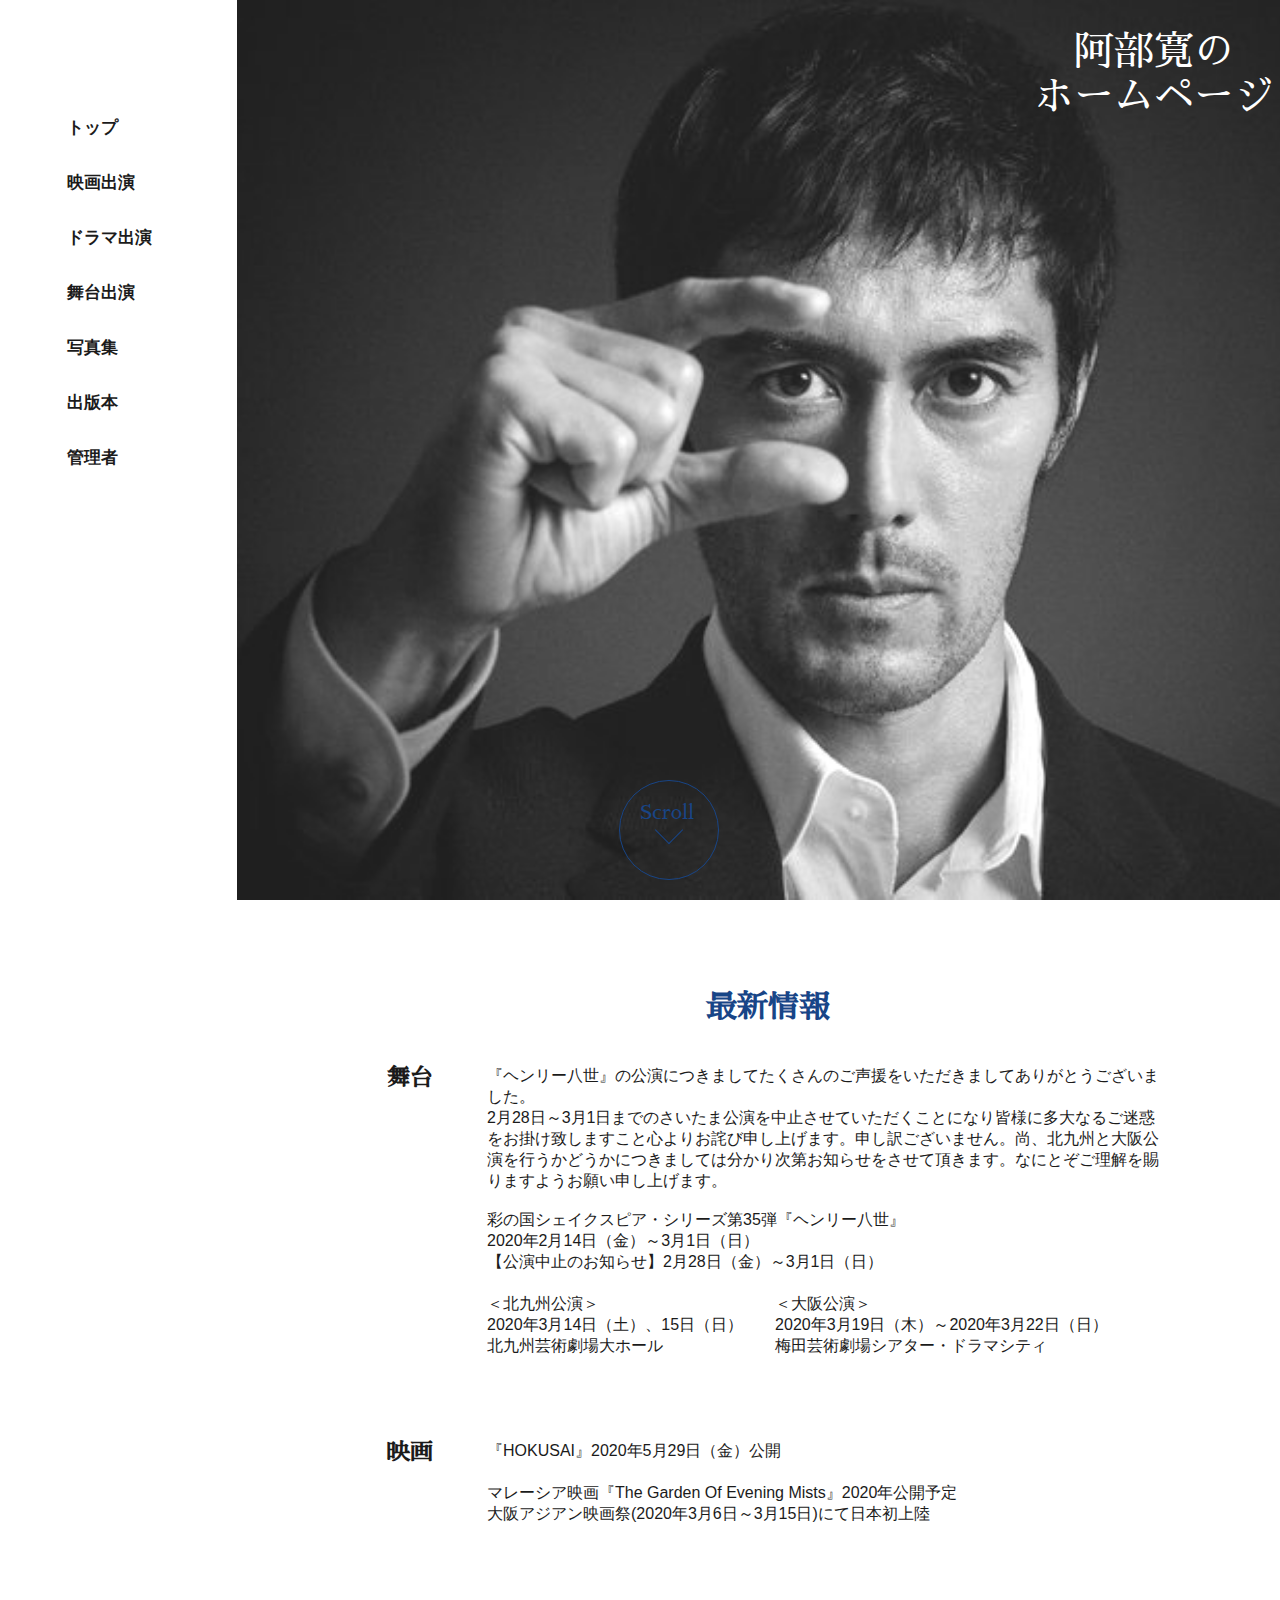
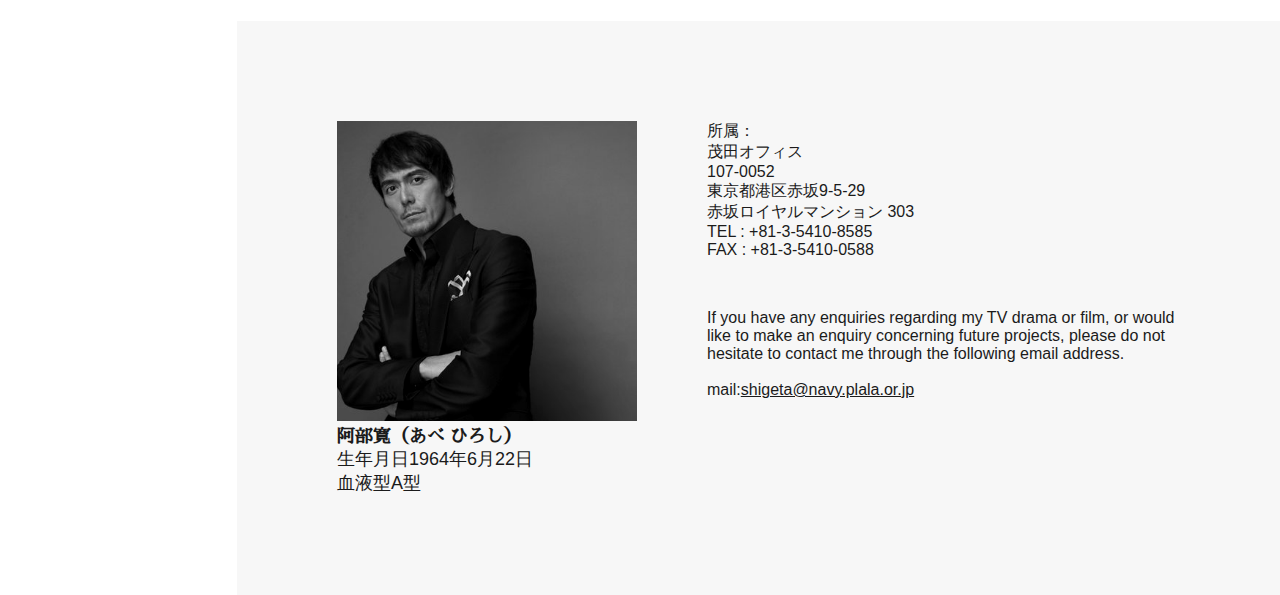
<file: index.html>
<!DOCTYPE html>
<html lang="ja">
<head>
    <meta charset="UTF-8">
    <link rel="stylesheet" type="text/css" href="style.css">
    <link href="https://fonts.googleapis.com/css?family=Sawarabi+Mincho" rel="stylesheet">
    <link rel="icon" href="favicon.ico">
    <meta name="viewport" content="width=device-width,initial-scale=1.0,minimum-scale=1.0">
    <title>阿部寛のホームページ</title>
</head>
<body>
     <div class="menu-bar">
        <nav>
                  <li><a class="menu_3" href="index.html">トップ</a></li>
                  <li><a class="menu_4" href="movie.html">映画出演</a></li>
                  <li><a class="menu_5" href="">ドラマ出演</a></li>
                  <li><a class="menu_4" href="">舞台出演</a></li>
                  <li><a class="menu_3" href="">写真集</a></li>
                  <li><a class="menu_3" href="book.html">出版本</a></li>
                  <li><a class="menu_3" href="">管理者</a></li>
        </nav>
    </div>
    
    <div class="header-logo-menu">
      <div id="nav-drawer">
      <input id="nav-input" type="checkbox" class="nav-unshown">
      <label id="nav-open" for="nav-input"><span></span></label>
      <label class="nav-unshown" id="nav-close" for="nav-input"></label>
      <div id="nav-content">
         <nav>
             <li>
                 <a href="index.heml">トップ</a>
                 <a href="movie.html">映画出演</a>
                 <a href="">ドラマ出演</a>
                 <a href="">舞台出演</a>
                 <a href="">写真集</a>
                 <a href="book.html">出版本</a>
                 <a href="">管理者</a>
             </li>
         </nav>
      </div>
   </div>
  <div class="logo-area"></div>
  </div>
  
  <div class="container">
   <section id="main-visual">
      <p class="logo" link href="index.html">阿部寛の<br>ホームページ</p>
      <a id="btn_scroll" href="#whatsnew"><span>Scroll</span></a>
   </section>
   
   <section id="whatsnew">
       <h1 class="title">最新情報</h1>
           <div class="whatsnew-container">
    　　    <div class="about_show">
              <h3>舞台</h3>
              <div class="contents">
    　　        <p class="explain_show">『ヘンリー八世』の公演につきましてたくさんのご声援をいただきましてありがとうございました。<br>2月28日～3月1日までのさいたま公演を中止させていただくことになり皆様に多大なるご迷惑をお掛け致しますこと心よりお詫び申し上げます。申し訳ございません。尚、北九州と大阪公演を行うかどうかにつきましては分かり次第お知らせをさせて頂きます。なにとぞご理解を賜りますようお願い申し上げます。<br><br>彩の国シェイクスピア・シリーズ第35弾『ヘンリー八世』<br>2020年2月14日（金）～3月1日（日）<br>【公演中止のお知らせ】2月28日（金）～3月1日（日）
    　　        </p>
    　　        <div class="place"><p  id="kita_kyusyu">＜北九州公演＞<br>2020年3月14日（土）、15日（日）<br>北九州芸術劇場大ホール</p>
    　　        <p id="osaka">＜大阪公演＞<br>2020年3月19日（木）～2020年3月22日（日）<br>梅田芸術劇場シアター・ドラマシティ</p>
    　　        </div>
    　　        </div>
    　　    </div>
    　　    
    　　    <div class="about_movie">
    　　        <h3>映画</h3>
    　　        <p class="explain_movie">『HOKUSAI』2020年5月29日（金）公開<br>
    　　            <br>マレーシア映画『The Garden Of Evening Mists』2020年公開予定<br>大阪アジアン映画祭(2020年3月6日～3月15日)にて日本初上陸
    　　        </p>
    　　    </div>
    　　    </div>
       
   </section>
       
   <section class="fuwat" id="profile">
      <div class="fuwat" id="profile-container">
       <div class="left-box">
           <img src="images/AbeHiroshi_gray.png" alt="">
           <p class="introduction">
           <span>阿部寛（あべ ひろし）</span><br>
           生年月日1964年6月22日<br>
           血液型A型
           </p>
       </div>
       
       <div class="right-box">
           <p class="profile-top">
               所属：<br>
               茂田オフィス<br>
               107-0052<br>
               東京都港区赤坂9-5-29<br>
               赤坂ロイヤルマンション 303<br>
               TEL : +81-3-5410-8585<br>
               FAX : +81-3-5410-0588<br>
           </p>
           <p class="profile-bottom">
               If you have any enquiries regarding my TV drama or film, or would like to make an enquiry concerning future projects, please do not hesitate to contact me through the following email address.<br>
               <br>
               mail:<a href="mailto:shigeta@navy.plata.or.jp">shigeta@navy.plala.or.jp</a>
           </p>
       </div>
       </div>
   </section>
   </div>
   
   <script src="https://ajax.googleapis.com/ajax/libs/jquery/3.0.0/jquery.min.js"></script>
   <script src="js/fuwat.js"></script>
    
</body>
</html>
</file>
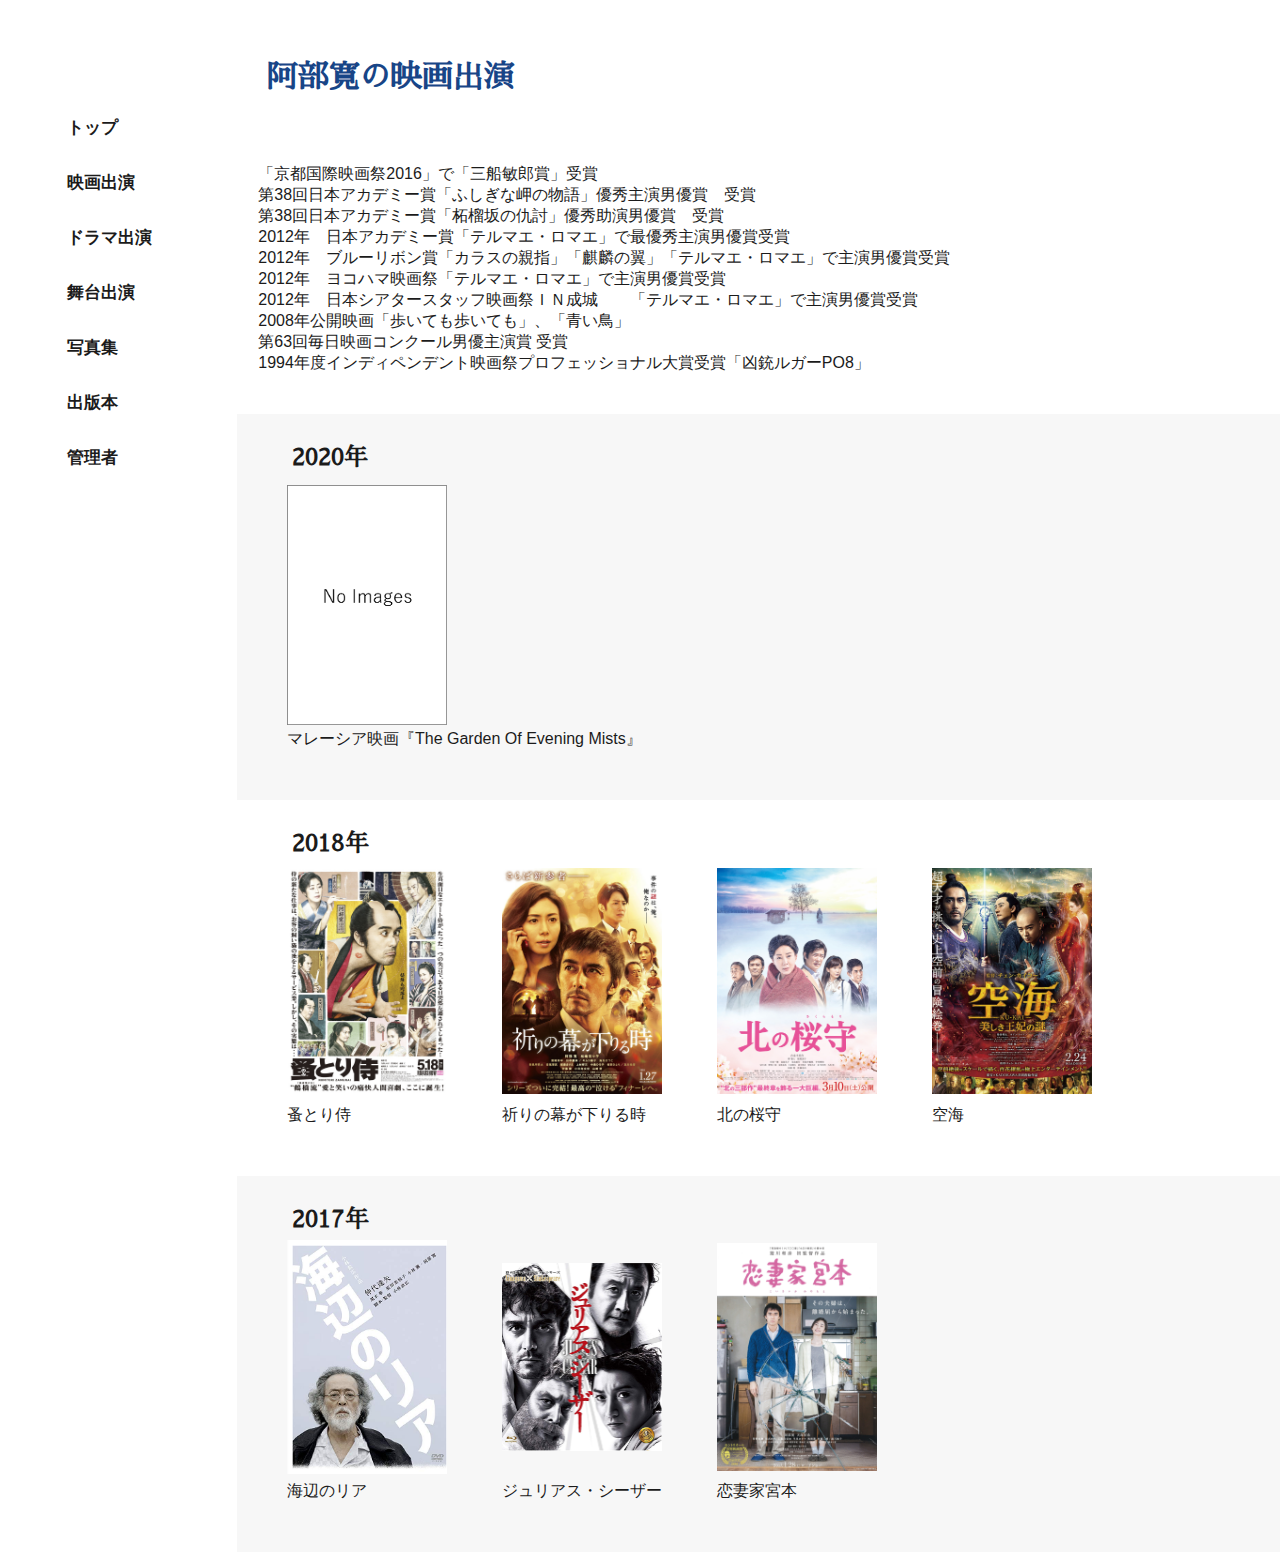
<file: movie/index.html>
<!DOCTYPE html>
<html lang="ja">
<head>
    <meta charset="UTF-8">
    <link rel="stylesheet" type="text/css" href="/style.css">
    <link href="https://fonts.googleapis.com/css?family=Sawarabi+Mincho" rel="stylesheet">
    <title>阿部寛のホームページ</title>

</head>
<body>
    <div class="menu-bar">
        <nav>
            <li><a href="/index.html">トップ</a></li>
            <li><a href="movie/index.html">映画出演</a></li>
            <li><a href="">ドラマ出演</a></li>
            <li><a href="">舞台出演</a></li>
            <li><a href="">写真集</a></li>
            <li><a href="/book/index.html">出版本</a></li>
            <li><a href="">管理者</a></li>
        </nav>
    </div>
    
    <div class="container">
        <section id="movie_intro">
            <h1 class="category">阿部寛の映画出演</h1>
            <p>「京都国際映画祭2016」で「三船敏郎賞」受賞<br>
            第38回日本アカデミー賞「ふしぎな岬の物語」優秀主演男優賞　受賞<br>
            第38回日本アカデミー賞「柘榴坂の仇討」優秀助演男優賞　受賞<br>
            2012年　日本アカデミー賞「テルマエ・ロマエ」で最優秀主演男優賞受賞<br>
            2012年　ブルーリボン賞「カラスの親指」「麒麟の翼」「テルマエ・ロマエ」で主演男優賞受賞<br>
            2012年　ヨコハマ映画祭「テルマエ・ロマエ」で主演男優賞受賞<br>
            2012年　日本シアタースタッフ映画祭ＩＮ成城　　「テルマエ・ロマエ」で主演男優賞受賞<br>
            2008年公開映画「歩いても歩いても」、「青い鳥」<br>
            第63回毎日映画コンクール男優主演賞 受賞<br>
            1994年度インディペンデント映画祭プロフェッショナル大賞受賞「凶銃ルガーPO8」<br> 
            </p>
        </section>

        <section class="movie_contents"id="year_2020">
           <h2>2020年</h2>
            <div class="container_year" id="container_2020">
                <div class="movie_0">
                <a href=""><img src ="/images/movie_0.png" alt =""></a>
                <p>マレーシア映画『The Garden Of Evening Mists』</p>
                </div>
            </div>
        </section>
        <section class="movie_contents" id="year_2018">
           <h2>2018年</h2>
            <div class="container_year" id="container_2018">
                <div class="movie_1">
                    <a href="https://www.amazon.co.jp/%E3%81%AE%E3%81%BF%E3%81%A8%E3%82%8A%E4%BE%8D-%E9%98%BF%E9%83%A8%E5%AF%9B/dp/B07HWRYKHC"><img src="/images/Movie_1.jpg" alt="">
                    <p>蚤とり侍</p></a>
                </div>
                
                <div class="movie_2">
                    <a href="https://www.amazon.co.jp/%E7%A5%88%E3%82%8A%E3%81%AE%E5%B9%95%E3%81%8C%E4%B8%8B%E3%82%8A%E3%82%8B%E6%99%82-%E9%98%BF%E9%83%A8%E5%AF%9B/dp/B07G1VYZZ8"><img src="/images/Movie_2.jpg" alt="">
                    <p>祈りの幕が下りる時</p></a>
                </div>
                <div class="movie_3">
                    <a href="http://www.kitanosakuramori.jp/"><img src="/images/Movie_3.jpg" alt="">
                    <p>北の桜守</p></a>
                </div>
                <div class="movie_4"><a href="http://ku-kai-movie.jp/">
                    <img src="/images/Movie_4.jpg" alt="">
                    <p>空海</p></a>
                </div>
                
            </div>
        </section>
        <section class="movie_contents" id="year_2017">
           <h2>2017年</h2>
            <div class="container_year" id="container_2017">
              
                <div class="movie_5">
                   <a href="https://www.amazon.co.jp/%E6%B5%B7%E8%BE%BA%E3%81%AE%E3%83%AA%E3%82%A2-%E4%BB%B2%E4%BB%A3%E9%81%94%E7%9F%A2/dp/B078B2HYBC">
                    <img src="/images/Movie_5.jpg" alt="">
                    <p>海辺のリア</p></a>
                </div>
                <div class="movie_6">
                   <a href="https://www.saf.or.jp/arthall/stages/detail/1093">
                    <img src="/images/Movie_6.jpg" alt="">
                    <p>ジュリアス・シーザー</p>
                    </a>
                </div>
                <div class="movie_7">
                   <a href="https://www.toho.co.jp/movie/lineup/koisaika-movie.html">
                    <img src="/images/Movie_7.jpg" alt="">
                    <p>恋妻家宮本</p></a>
                </div>
            </div>
        </section>
    </div>
</body>
</html>
</file>
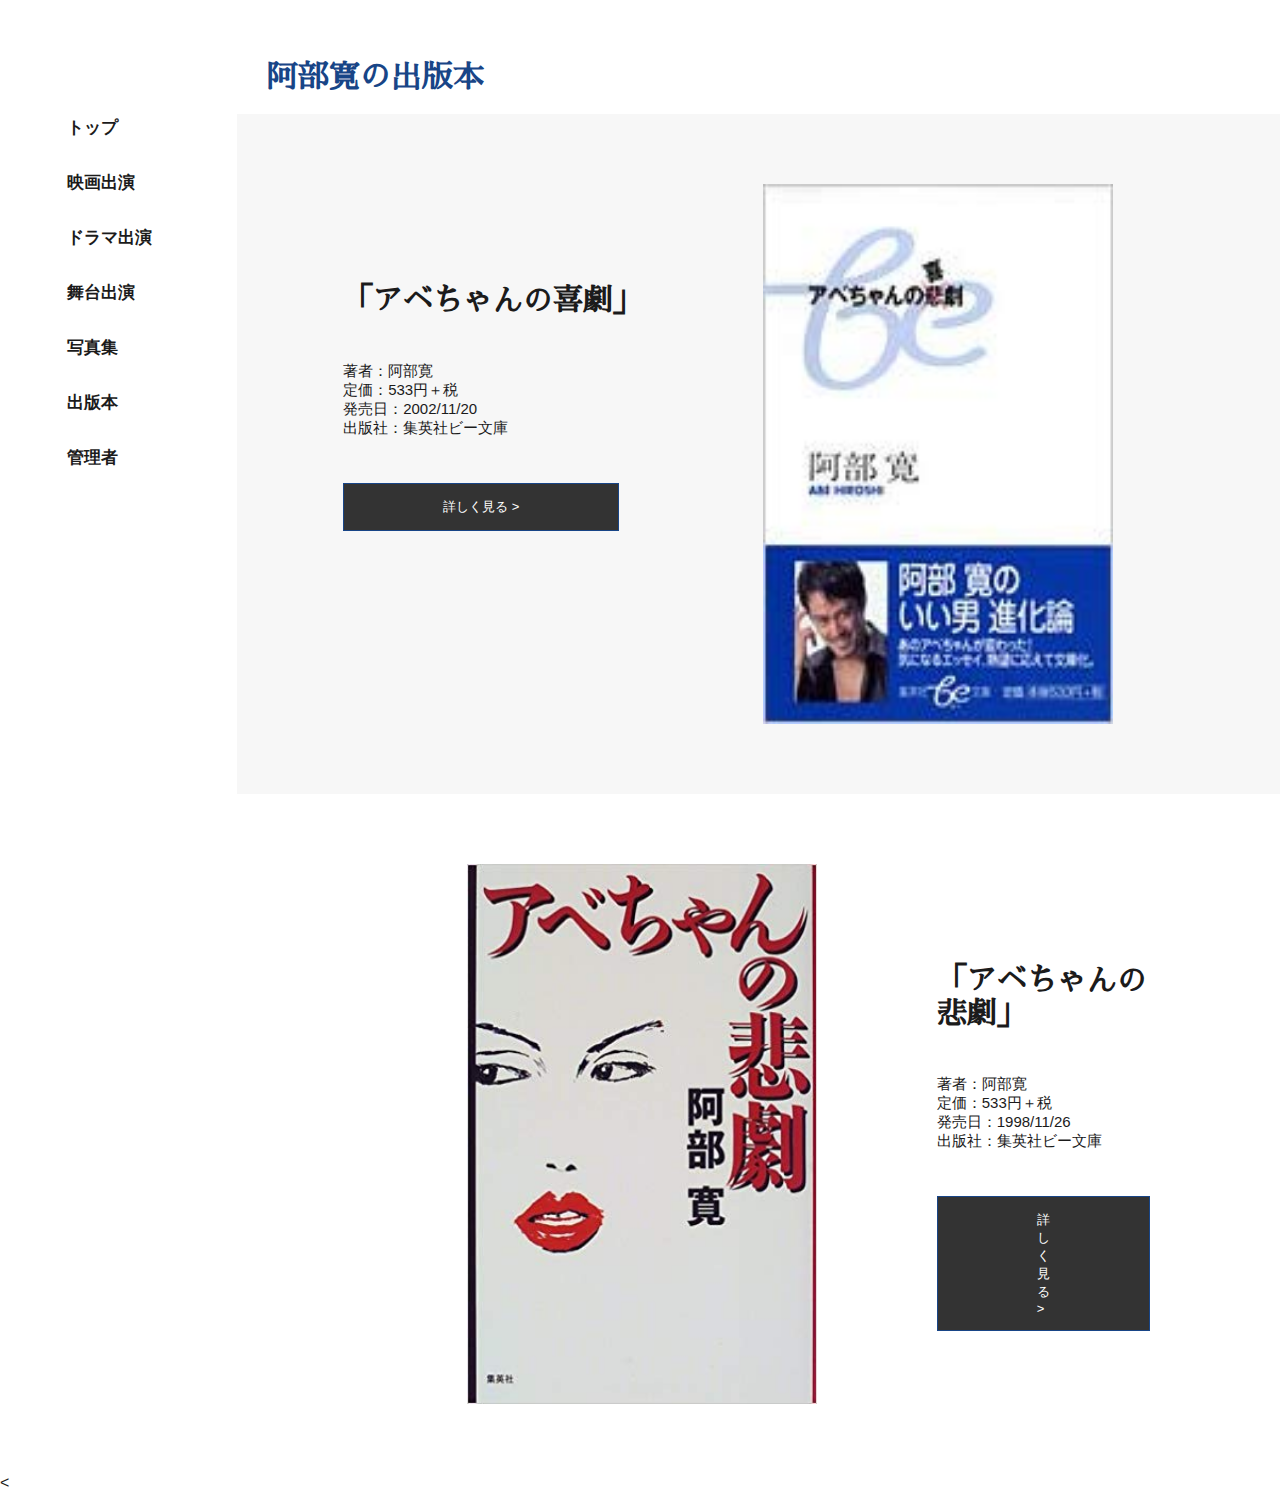
<file: book.html>
<!DOCTYPE html>
<html lang="ja">
<head>
    <meta charset="UTF-8">
    <link rel="stylesheet" type="text/css" href="style.css">
    <link href="https://fonts.googleapis.com/css?family=Sawarabi+Mincho" rel="stylesheet">
    <link rel="icon" href="favicon.ico">
    <meta name="viewport" content="width=device-width,initial-scale=1.0,minimum-scale=1.0">
    <link href="https://use.fontawesome.com/releases/v5.6.1/css/all.css" rel="stylesheet">
    <title>阿部寛のホームページ</title>
</head>

<body>
    <div class="menu-bar">
        <nav>
            <li><a class="menu_3" href="index.html">トップ</a></li>
            <li><a class="menu_4" href="movie.html">映画出演</a></li>
            <li><a class="menu_5" href="">ドラマ出演</a></li>
            <li><a class="menu_4" href="">舞台出演</a></li>
            <li><a class="menu_3" href="">写真集</a></li>
            <li><a class="menu_3" href="book.html">出版本</a></li>
            <li><a class="menu_3" href="">管理者</a></li>
        </nav>
    </div>
    
    <div class="header-logo-menu">
      <div id="nav-drawer">
      <input id="nav-input" type="checkbox" class="nav-unshown">
      <label id="nav-open" for="nav-input"><span></span></label>
      <label class="nav-unshown" id="nav-close" for="nav-input"></label>
      <div id="nav-content">
         <nav>
             <li><a href="index.heml">トップ</a></li>
             <li><a href="movie.html">映画出演</a></li>
             <li><a href="">ドラマ出演</a></li>
             <li><a href="">舞台出演</a></li>
             <li><a href="">写真集</a></li>
             <li><a href="book.html">出版本</a></li>
             <li><a href="">管理者</a></li>

         </nav>
      </div>
   </div>
  <div class="logo-area"></div>
  </div>
    
    
    <div class="container">
       <div id="book_intro">
           <h1 class="category">阿部寛の出版本</h1>
       </div>
       
        <section class="book_page" id="book_1">
           <div class="script" id="kigeki">
                <h2>「アベちゃんの喜劇」</h2>
                <p>著者：阿部寛<br>定価：533円＋税<br>発売日：2002/11/20<br>出版社：集英社ビー文庫</p>
                <a class="js-modal-open" href="" data-target="modal01">詳しく見る   ></a> 
           </div>
           <img class="cover_sample" src="images/Book_Kigeki.jpg" alt="">
           
           <div class="modal js-modal" id="modal01">
                <div class="modal_bg js-modal-close">
                    <div class="modal_content" id="modal01_content">
                      <a class="js-modal-close" href="">×</a>
                       <h2>アベちゃんの喜劇</h2>
                        <p>僕はこれからもマニアックな俳優でいいと思っている。<br>
                            自分が自分に対して一番厳しいから、 人が「いいじゃないか」と言って くれるよりも、自分の中で 納得していればそれでいい。<br>
                            自信過剰か？むしろ逆だ！ 自信なんて全くといっていいほどない。<br>
                            ---本文より---</p>
                            <a class="btn_purchase" href="https://www.amazon.co.jp/%E3%82%A2%E3%83%99%E3%81%A1%E3%82%83%E3%82%93%E3%81%AE%E5%96%9C%E5%8A%87-%E9%9B%86%E8%8B%B1%E7%A4%BEbe%E6%96%87%E5%BA%AB-%E9%98%BF%E9%83%A8-%E5%AF%9B/dp/4086500167/ref=pd_sbs_14_t_0/358-6918668-1235535?_encoding=UTF8&pd_rd_i=4086500167&pd_rd_r=d7ea21e0-cf4e-4e90-9bc8-8cf9a9afeb32&pd_rd_w=UPWIT&pd_rd_wg=asgu4&pf_rd_p=ca22fd73-0f1e-4b39-9917-c84a20b3f3a8&pf_rd_r=P7A1ZN5HCJJD4ERY0AKR&psc=1&refRID=P7A1ZN5HCJJD4ERY0AKR">購入する<i class="fas fa-shopping-cart"></i></a>
                        <img src="images/Book_Kigeki.jpg" width="200" alt="">
                    </div>
                </div>
            </div>
        </section>
        
        <section class="book_page" id="book_2">
          <img class="cover_sample" src="images/Book_Higeki.jpg">
           <div class="script" id="higeki">
                    <h2>「アベちゃんの悲劇」</h2>
                    <p>著者：阿部寛<br>定価：533円＋税<br>発売日：1998/11/26<br>出版社：集英社ビー文庫</p>
                    <a class="js-modal-open" href="" data-target="modal02">詳しく見る   ></a>
            </div>
                   
            <div class="modal js-modal" id="modal02">
                <div class="modal_bg js-modal-close">
                    <div class="modal_content" id="modal02_content">
                      <a class="js-modal-close" href="">×</a>
                       <h2>アベちゃんの悲劇</h2>
                        <h4>＜本書の特徴＞</h4>
                        <p>人生を変えた一枚の写真－－。<br>
                        大学一年のとき雑誌の「ノンノボーイフレンド大賞」で優勝し、人気モデルとして活躍。<br>
                        その後、テレビや舞台の俳優として認められるまで、甘いマスクと１８９センチの人もうらやむカッコ良さは、彼にとっては決してプラスにはならなかった。<br>
                        ”モデル上がり”という周囲の冷たい視線やいわれのないスキャンダルなどにまみれて、やけクソになった日々…。<br>
                        舞台でつかこうへい氏に認められるまで、芸能界で生きていこうとする苦悩を綴る告白エッセイ。<br>
                        装画とイラストは阿部寛自身の書き下ろし。</p>
                        
                        <h4>＜本書の内容＞</h4>
                        <p>第一章<br>
                        <strong>運命を変えた一枚の写真。<br>
                            人気と名声両手に花のモデル時代<br></strong>
                        「ノンノボーイフレンド大賞」で優勝した大学の時から、阿部寛の人生は大きく変わった。<br>
                        人気モデルとしての夢のような幸せな日々。<br>
                        そして俳優としてデビューしたが、モデル時代と違って、そこには大きな落とし穴が待っていた。</p>
                        
                        <p>第二章<br>
                        <strong>スキャンダルから脱出
                        Ｖシネマに救われたどん底時代<br></strong>
                        バブルがはじけ、スキャンダルで仕事がなくなり、どん底時代が続く。<br>
                        その阿部寛を救ってくれたのは、Ｖシネマ「凶銃ルガーＰ０８」への主演だった。<br>
                        このＶシネマで役者として開眼。役者として生きていくことを決意した。
                        </p>
                        
                        <p>第三章<br>
                        <strong>運動会のヒーローはいたずらっ子<br>
                        硬派でならした少年時代<br></strong>
                        いたずらで、冒険好きの少年、阿部寛。初恋のこと、スポーツを競い合った友達のこと。<br>
                        そしておかしなアルバイトの話など少年時代のエピソードがいっぱい。<br> 
                        </p>
                        
                        <p>第四章<br>
                        <strong>ガール・ガール・ガール！<br>
                        素敵な女の子たちと出会った恋愛時代<br></strong>
                        「メンズノンノ」専属モデルと大学生の両立で、阿部寛、モテモテ時代と人は思うかも知れないが…<br>
                        、学生時代から硬派だった彼は女性に対しては意外とクールになれない男。<br>
                        仕事がなかったどん底時代、とことん遊んでやろうと、いろいろな女の子とつき合ったが……<br>
                        </p>
                        
                        <p>第五章<br>
                        <strong>起死回生の舞台「熱海殺人事件」<br>
                        捨て身で挑んだ役者への道<br></strong>
                        つかこうへい氏との運命的な出会い。「熱海殺人事件」のオーディションを受けたときから、彼の役者生命に大きな変化が現れた。<br>
                        舞台への情熱とやる気は、舞台のみならず、「いい男アベちゃん」から脱皮と、仕事はのスケールの大きさを学んだ。
                        </p>
                        
                        <p>第六章<br>
                        <strong>コンプレックスよ、さらば！<br>
                        さらなる出会いを求めて…<br></strong>
                        貪欲に役者としての場が欲しい。３４歳という中途半端な年齢を克服し、味のある役者になりたい。４０代、５０代と刻まれていくしわに自信がもてるような、役者、阿部寛をめざしたい。
                        </p>
                        
                        <p>担当編集者から一言<br>
                        「メンズノンノ出身のモデル、アベちゃんから、役者として見事に変身した阿部寛。世間ではうらやましがられるいい男にも、こんなにつらい過去があったのかと、あまりモテない一般ピープルは、ほっと胸をおろすにちがいない。」
                        </p>
                        
                        <a class="btn_purchase" href="https://www.amazon.co.jp/%E3%82%A2%E3%83%99%E3%81%A1%E3%82%83%E3%82%93%E3%81%AE%E6%82%B2%E5%8A%87-%E9%98%BF%E9%83%A8-%E5%AF%9B/dp/4083330058">購入する<i class="fas fa-shopping-cart"></i></a>
                        
                         <img src="images/Book_Higeki.jpg" width="200" alt="">
                    </div>
                </div>
            </div>
        </section>
        
    </div>
    
     <script src="https://ajax.googleapis.com/ajax/libs/jquery/3.0.0/jquery.min.js"></script>
     <script src="js/modal.js"></script>
    
</body>
</html><
</file>
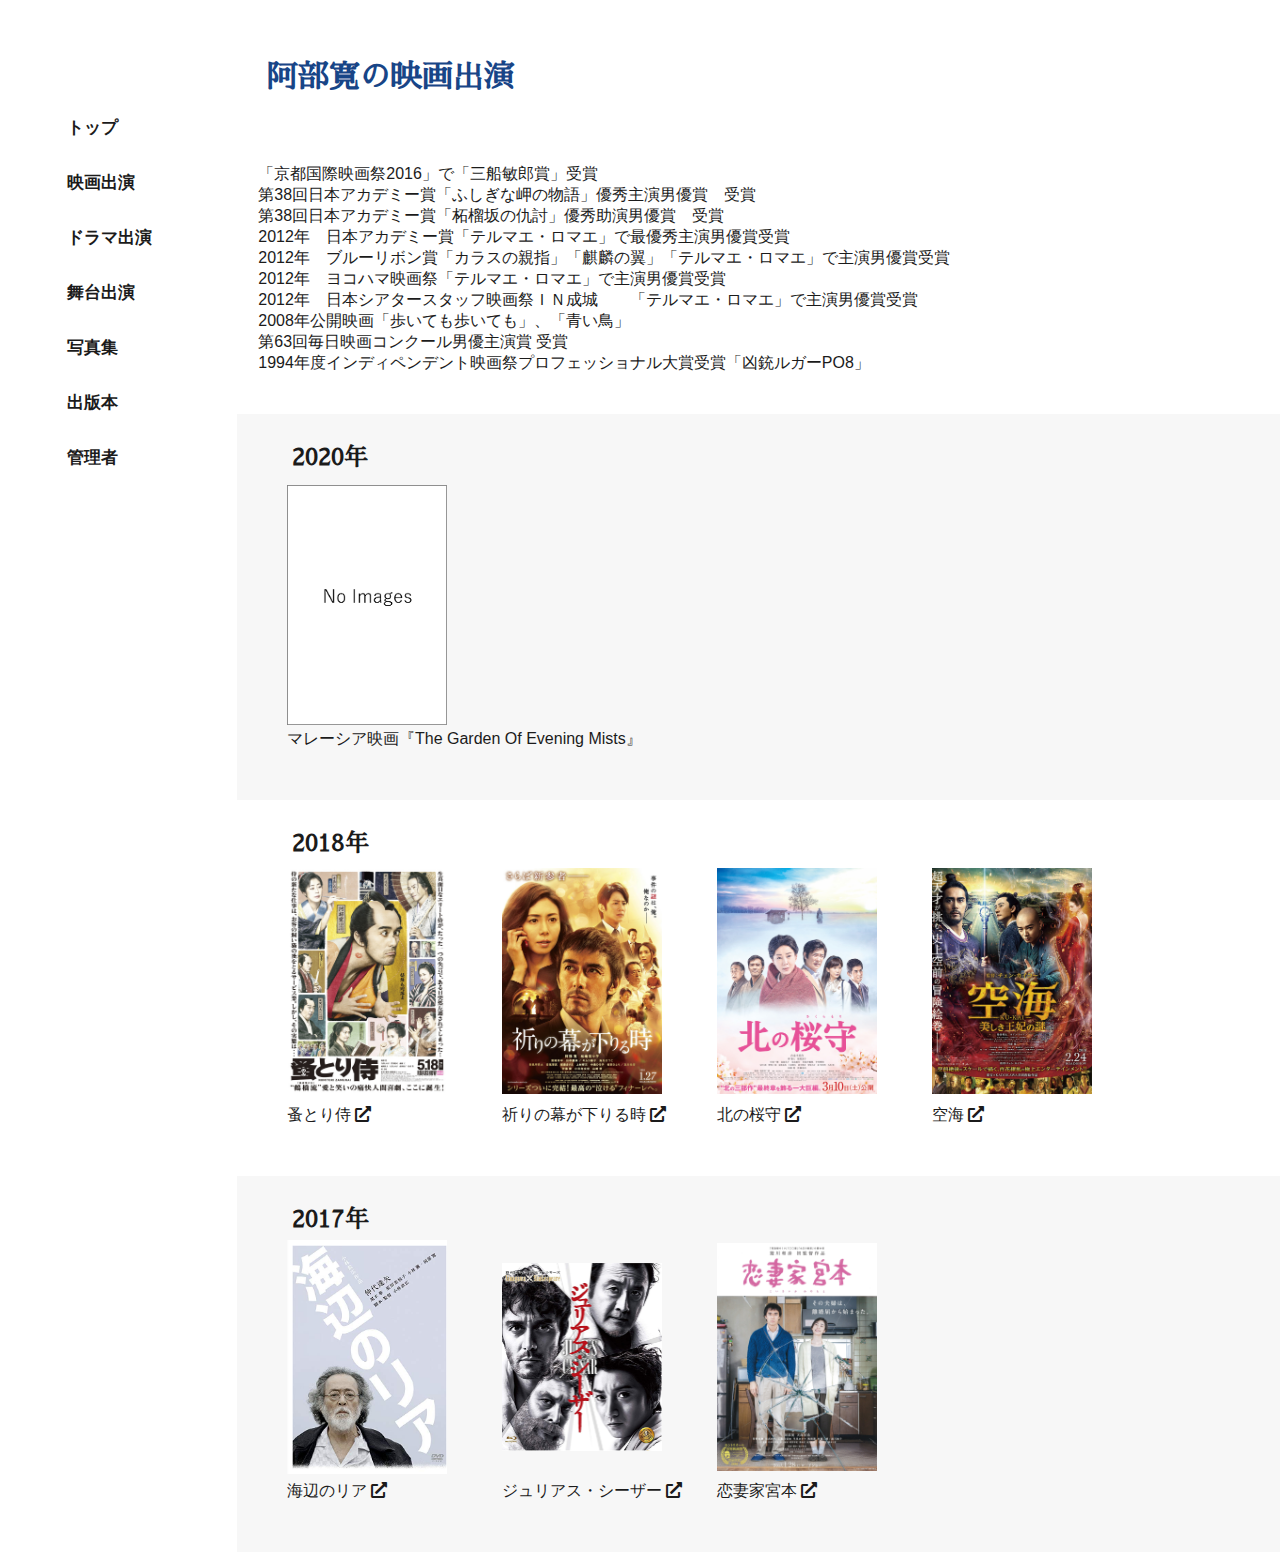
<file: movie.html>
<!DOCTYPE html>
<html lang="ja">
<head>
    <meta charset="UTF-8">
    <link rel="stylesheet" type="text/css" href="style.css">
    <link href="https://fonts.googleapis.com/css?family=Sawarabi+Mincho" rel="stylesheet">
    <meta name="viewport" content="width=device-width,initial-scale=1.0,minimum-scale=1.0">
    <link href="https://use.fontawesome.com/releases/v5.6.1/css/all.css" rel="stylesheet">
    <title>阿部寛のホームページ</title>

</head>
<body>
    <div class="menu-bar">
        <nav>
            <li><a class="menu_3" href="index.html">トップ</a></li>
            <li><a class="menu_4" href="movie.html">映画出演</a></li>
            <li><a class="menu_5" href="">ドラマ出演</a></li>
            <li><a class="menu_4" href="">舞台出演</a></li>
            <li><a class="menu_3" href="">写真集</a></li>
            <li><a class="menu_3" href="book.html">出版本</a></li>
            <li><a class="menu_3" href="">管理者</a></li>
        </nav>
    </div>
    
    <div class="header-logo-menu">
      <div id="nav-drawer">
      <input id="nav-input" type="checkbox" class="nav-unshown">
      <label id="nav-open" for="nav-input"><span></span></label>
      <label class="nav-unshown" id="nav-close" for="nav-input"></label>
      <div id="nav-content">
         <nav>
             <li><a class="menu_3" href="index.html">トップ</a></li>
            <li><a class="menu_4" href="movie.html">映画出演</a></li>
            <li><a class="menu_5" href="">ドラマ出演</a></li>
            <li><a class="menu_4" href="">舞台出演</a></li>
            <li><a class="menu_3" href="">写真集</a></li>
            <li><a class="menu_3" href="book.html">出版本</a></li>
            <li><a class="menu_3" href="">管理者</a></li>
         </nav>
      </div>
   </div>
  <div class="logo-area"></div>
  </div>
    
    <div class="container">
        <section id="movie_intro">
            <h1 class="category">阿部寛の映画出演</h1>
            <p>「京都国際映画祭2016」で「三船敏郎賞」受賞<br>
            第38回日本アカデミー賞「ふしぎな岬の物語」優秀主演男優賞　受賞<br>
            第38回日本アカデミー賞「柘榴坂の仇討」優秀助演男優賞　受賞<br>
            2012年　日本アカデミー賞「テルマエ・ロマエ」で最優秀主演男優賞受賞<br>
            2012年　ブルーリボン賞「カラスの親指」「麒麟の翼」「テルマエ・ロマエ」で主演男優賞受賞<br>
            2012年　ヨコハマ映画祭「テルマエ・ロマエ」で主演男優賞受賞<br>
            2012年　日本シアタースタッフ映画祭ＩＮ成城　　「テルマエ・ロマエ」で主演男優賞受賞<br>
            2008年公開映画「歩いても歩いても」、「青い鳥」<br>
            第63回毎日映画コンクール男優主演賞 受賞<br>
            1994年度インディペンデント映画祭プロフェッショナル大賞受賞「凶銃ルガーPO8」<br> 
            </p>
        </section>

        <section class="movie_contents"id="year_2020">
           <h2>2020年</h2>
            <div class="container_year" id="container_2020">
                <div class="movie_0">
                <a href=""><img src ="images/movie_0.png" alt ="">
                <p>マレーシア映画『The Garden Of Evening Mists』</p></a>
                </div>
            </div>
        </section>
        <section class="movie_contents" id="year_2018">
           <h2>2018年</h2>
            <div class="container_year" id="container_2018">
                <div class="movie_1">
                    <a href="https://www.amazon.co.jp/%E3%81%AE%E3%81%BF%E3%81%A8%E3%82%8A%E4%BE%8D-%E9%98%BF%E9%83%A8%E5%AF%9B/dp/B07HWRYKHC"><img src="images/Movie_1.jpg" alt="">
                    <p>蚤とり侍 <i class="fas fa-external-link-alt link_icon"></i></p></a>
                </div>
    
                <div class="movie_2">
                    <a href="https://www.amazon.co.jp/%E7%A5%88%E3%82%8A%E3%81%AE%E5%B9%95%E3%81%8C%E4%B8%8B%E3%82%8A%E3%82%8B%E6%99%82-%E9%98%BF%E9%83%A8%E5%AF%9B/dp/B07G1VYZZ8"><img src="images/Movie_2.jpg" alt="">
                    <p>祈りの幕が下りる時 <i class="fas fa-external-link-alt link_icon"></i></p></a>
                </div>
                <div class="movie_3">
                    <a href="http://www.kitanosakuramori.jp/"><img src="images/Movie_3.jpg" alt="">
                    <p>北の桜守 <i class="fas fa-external-link-alt link_icon"></i></p></a>
                </div>
                <div class="movie_4"><a href="http://ku-kai-movie.jp/">
                    <img src="images/Movie_4.jpg" alt="">
                    <p>空海 <i class="fas fa-external-link-alt link_icon"></i></p></a>
                </div>
                
            </div>
        </section>
        <section class="movie_contents" id="year_2017">
           <h2>2017年</h2>
            <div class="container_year" id="container_2017">
              
                <div class="movie_5">
                   <a href="https://www.amazon.co.jp/%E6%B5%B7%E8%BE%BA%E3%81%AE%E3%83%AA%E3%82%A2-%E4%BB%B2%E4%BB%A3%E9%81%94%E7%9F%A2/dp/B078B2HYBC">
                    <img src="images/Movie_5.jpg" alt="">
                    <p>海辺のリア <i class="fas fa-external-link-alt"></i></p></a>
                </div>
                <div class="movie_6">
                   <a href="https://www.saf.or.jp/arthall/stages/detail/1093">
                    <img src="images/Movie_6.jpg" alt="">
                    <p>ジュリアス・シーザー <i class="fas fa-external-link-alt link_icon"></i></p>
                    </a>
                </div>
                <div class="movie_7">
                   <a href="https://www.toho.co.jp/movie/lineup/koisaika-movie.html">
                    <img src="images/Movie_7.jpg" alt="">
                    <p>恋妻家宮本 <i class="fas fa-external-link-alt link_icon"></i></p></a>
                </div>
            </div>
        </section>
    </div>
</body>
</html>
</file>
<file: style.css>
*{
    margin: 0;
    padding: 0;
    font-family:"游ゴシック","Yu Gothic","游ゴシック体",YuGothic,sans-serif;
    color:#1b1b1b;
}

@media screen and (min-width: 501px){

.container{
    width:83vw;
    float: left;
    padding-left: 237px;
}
    
    .header-logo-menu{
        display:none;
    }

#main-visual{
    position:relative;
    width:83vw;
    height:100vh;
    background-size: cover;
    background-image:url(images/AbeHiroshi_gray2.png);
    object-fit: cover;
}

.menu-bar{
    float: left;
    width: 199px;
    margin: 0px 12px;
    background: #fff;
    padding-top: 100px;
    font-size: 17px;
    font-weight: bold;
    position:fixed;
}

nav a{
    position: relative;
    text-decoration: none;
}

.menu_3{
    width:55px;
}

.menu_4{
    width: 70px;
}

nav a:after{
   position: absolute;
   bottom: -4px;
   left: 0;
   content: '';
   width:100%;
   height:1.5px;
   background: #184587;
   transform: scale(0, 1);
   transform-origin: left top;
   transition: transform 0.3s;
}

nav a:hover::after {
   transform: scale(1, 1);
}


.menu-bar li{
    list-style:none;
    padding: 16px;
    width:90px;
    margin:0 auto;
    display:flex;
    flex-direction: column;
}

.logo{
    display: block;
    font-size: 40px;
    font-family: "Sawarabi Mincho", serif; 
    width:250px;
    color:#fff;
    text-decoration: none;
    position:absolute;
    text-align: center;
    top:30px;
    right:20px;
    line-height: 45px;
}

#main-visual a{
    position: absolute;
    right:680px;
    top:430px;
    z-index: 2;
    display: inline-block;
    -webkit-transform: translate(0, -50%);
    transform: translate(0, -50%);
    text-decoration: none;
    padding-top: 700px;
    font-family: "Sawarabi Mincho", serif;
    font-size: 20px;
}

#main-visual a span{
  position: absolute;
  width: 100px;
  height: 100px;
  border: 1px solid #184587;
  border-radius: 100%; 
  padding: 20px;
  box-sizing: border-box;
  color: #184587;
  font-family: "Sawarabi Mincho", serif;
  
}

#main-visual a span::after {
  position: absolute;
  top: 55%;
  left: 50%;
  content: '';
  width: 20px;
  height: 20px;
  margin: -15px 0 0 -10px;
  border-left: 1px solid #184587;
  border-bottom: 1px solid #184587;
  -webkit-transform: rotate(-45deg);
  transform: rotate(-45deg);
  box-sizing: border-box;
     
}

#main-visual a span::before {
  position: absolute;
  top: 28%;
  left: 28px;
  z-index: -1;
  content: '';
  width: 45px;
  height: 45px;
  box-shadow: 0 0 0 0 rgba(255,255,255,.4);
  border-radius: 100%;
  opacity: 0.4;
  -webkit-animation: sdb 3s infinite;
  animation: sdb 3s infinite;
  box-sizing: border-box;
}
@-webkit-keyframes sdb {
  0% {
    opacity: 0;
  }
  30% {
    opacity: 1;
  }
  60% {
    box-shadow: 0 0 0 60px rgba(255,255,255,.1);
    opacity: 0;
  }
  100% {
    opacity: 0;
  }
}
@keyframes sdb {
  0% {
    opacity: 0;
  }
  30% {
    opacity: 1;
  }
  60% {
    box-shadow: 0 0 0 60px rgba(255,255,255,.1);
    opacity: 0;
  }
  100% {
    opacity: 0;
  }
}

#whatsnew{
    padding-top: 30px;
}

h1{
    font-family: "Sawarabi Mincho" ,serif; 
    color:#184587;
    font-size: 30.65px;
    text-align: center;
    margin-top: 60px;
}

.whatsnew-container{
    display: flex;
    flex-direction: column;
    padding-bottom: 40px;
}

.contents{
    padding-left:250px;
}

.explain_show{
    width:83%
}

.place{
    display: flex;
    justify-content: flex-start;
}

h3{
    font-size: 23px;
    font-family: "Sawarabi Mincho",serif; 
    display:block;
    width:70px;
    height:250px;
    float: left;
    padding: 20px;
    margin-left: 130px;
}
.about_movie h3{
    height:100px;
}

.explain_movie{
    padding-left: 250px;
}

#profile{
    background-color: #f7f7f7;
}

#profile-container{
    padding: 100px;
    display: flex;
}

.left-box{
    padding-right: 70px;
    font-size: 18px;
}

p span{
   font-family: "Sawarabi Mincho", serif; 
    font-weight: bold;
}

.profile-top{
    padding-bottom: 50px;
}

#profile img{
    width:300px;
    height:300px;
    object-fit: cover;
}

.movie_contents h2{
    font-family: "Sawarabi Mincho", serif;
    margin-left: 35px;
    padding-top: 10px;
}

.category{
    text-align: left;
    margin-left:30px;
    padding-bottom: 20px;
}

#movie_intro p{
    padding: 40px;
    padding-left: 2%;
    padding-top: 50px;
}

#year_2020{
        background-color: #f7f7f7;
}

#year_2018{
    display: flex;
    flex-direction: column;
}

#year_2017{
    display: flex;
    flex-direction: column;
    background-color: #f7f7f7;
}

.movie_contents img{
    width:160px;
    height:240px;
    object-fit: contain;
    padding-right: 55px;
}

.movie_contents{
    padding: 20px;
}

.movie_contents a{
    text-decoration: none;
}

#container_2020{
    display:flex;
    justify-content: flex-start;
    flex-direction: row;
    padding: 30px;
    padding-top: 15px;
}

#container_2018{
    display:flex;
    justify-content: flex-start;
    flex-direction: row;
    padding: 30px;
    padding-top: 5px;
}

#container_2017{
    display:flex;
    justify-content: flex-start;
    flex-direction: row;
    padding: 30px;
    padding-top: 5px;
}
    

#book_1{
    background-color: #f7f7f7;
}

#book_2{
    margin-left: 200px;
}

#book_1 img{
    margin-right: 80px;
}

#book_2 img{
    margin-right: 120px;
}

.book_page{
    display: flex;
    justify-content: center;
    padding: 70px;
    font-size: 14px;
    height:60vh;
}

.book_page h2{
    font-family: "Sawarabi Mincho" ,serif; 
    font-size: 30px;
    margin-top: 100px;
}

.book_page p{
    padding: 45px 0px;
    font-size: 15px;
}

#kigeki{
    padding-right: 120px;
}

#higeki{
    padding-right: 120px;
}

.js-modal-open{
    color:#fff;
    text-decoration: none;
    background-color: #333;
    padding: 14px 99px;
    display:inline-block;
    font-size: 13px;
    border: 0.5px solid #184587;
}

.js-modal-open:hover{
    background: #fff;
    color: #184587;
    transition:0.5s;
}

.js-modal-close{
    background-color: #333;
    color:#fff;
    font-size: 35px;
    width: 35px;
    height: 35px;
    display:block;
    line-height: 35px;
    padding: 8px 10px;
    text-decoration: none;
    float: right;
}

.book_page img{
    width:350px;
}

.modal{
    display: none;
    height: 100vh;
    position: fixed;
    top: 0;
    width: 100vw;
}

.modal_bg{
    background: rgba(0,0,0,0.8);
    height: 100vh;
    position: fixed;
    left:0;
    width: 100vw;
}

.modal_content{
    background-color: #fff;
    left: 50%;
    padding: 30px;
    position: absolute;
    top: 50%;
    transform: translate(-50%,-50%);
    height:50vh;
    width: 50%;
    position:relative;
}
    
.modal_content img{
    width:30%;
    opacity:0.3;
    position:absolute;
    top:30px;
    right:20px;
    z-index:-1;
}
    
.modal_content p{
    line-height:2;
    padding: 20px 30px;
    padding-top: 0;
}

.modal_content h2{
    padding-left: 40px;
    padding-bottom: 20px;
}

.modal_content h4{
    font-size: 17px;
    padding-left: 40px;
    
}

.btn_purchase{
    text-decoration: none;
    background: #333;
    color:#fff;
    padding: 10px 50px;
    font-size: 18px;
    display: block;
    text-align: center;
    width: 200px;
    margin: 10px auto;   
    z-index: 1;
}
    
    .shopping-icon{
        color: #fff;
    }


#modal02_content{
    max-height:80vh;
    overflow: scroll;
}

.fuwatAnime {
 -webkit-animation-fill-mode:both;
 -ms-animation-fill-mode:both;
 animation-fill-mode:both;
 -webkit-animation-duration:1.5s;
 -ms-animation-duration:1.5s;
 animation-duration:1.5s;
 -webkit-animation-name: fuwatAnime;
 -ms-animation-name: fuwatAnime;
 animation-name: fuwatAnime;
 visibility: visible !important;
}

@-webkit-keyframes fuwatAnime {
 0% { opacity: 0; -webkit-transform: translateY(-20px); }
 100% { opacity: 1; -webkit-transform: translateY(0); }
}
@keyframes fuwatAnime {
 0% { opacity: 0; -webkit-transform: translateY(-20px); -ms-transform: translateY(-20px); transform: translateY(-20px); }
 100% { opacity: 1; -webkit-transform: translateY(0); -ms-transform: translateY(0); transform: translateY(0); 
    }
        
}

}

@media screen and (max-width: 500px) { /*ウィンドウ幅が最大479pxまでの場合に適用*/
    
    #main-visual{
    position:relative;
    width:100vw;
    height:40vh;
    background-size: contain;
    background-image:url(images/AbeHiroshi_gray2.png);
    object-fit: cover;
    }
    
    .container{
    width:100%;
    float: left;
    }

    .logo{
    display: block;
    font-size: 20px;
    font-family: "Sawarabi Mincho", serif; 
    width:120px;
    color:#fff;
    text-decoration: none;
    position:absolute;
    text-align: center;
    top:50px;
    right:30px;
    line-height: 25px;
    }
    
    #whatsnew{
    padding: 40px 80px;
    font-size: 12px;
    }
    
    #main-visual a{
        display: none;
    }
    
    h1{
    font-family: "Sawarabi Mincho" ,serif; 
    color:#184587;
    font-size: 20.65px;
    text-align: center;    
    }
    
    .about_show{
        height:65%;
    }
    
    .about_movie{
        height:30%;
    }
    
    .whatsnew-container{
    height:75vh;
    }
    
    #profile{
    padding: 80px;
    padding-top: 0px;
    font-size: 12px;
    }
    
    #profile img{
    width:150px;
    height: 150px;
    object-fit: cover;
    float: right;
    padding: 10px;
    }
    
    .menu-bar{
        display:none;
    }
    
    #nav-drawer {
  position: relative;
}

    /*チェックボックス等は非表示に*/
    .nav-unshown {
      display:none;
    }

    /*アイコンのスペース*/
    #nav-open {
      display: inline-block;
      width: 30px;
      height: 22px;
      vertical-align: middle;
    }

    /*ハンバーガーの形をCSSで表現*/
    #nav-open span, #nav-open span:before, #nav-open span:after {
      position: absolute;
      height: 3px;/*線の太さ*/
      width: 25px;/*長さ*/
      border-radius: 3px;
      background: #555;
      display: block;
      content: '';
      cursor: pointer;
    }
    #nav-open span:before {
      bottom: -8px;
    }
    #nav-open span:after {
      bottom: -16px;
    }

/*閉じる用の薄黒箇所*/
    #nav-close {
      display: none;
      position: fixed;
      z-index: 99;
      top: 0;
      left: 0;
      width: 100%;
      height: 100%;
      background: black;
      opacity: 0;
      transition: .3s ease-in-out;
    }

/*メニューの中身*/
    #nav-content {
      overflow: auto;
      position: fixed;
      top: 0;
      left: 0;
      z-index: 999;
      width: 40%;
      max-width: 330px;/*最大幅（お好みで調整を）*/
      height: 100%;
      background: #fff;
      transition: .3s ease-in-out;
      -webkit-transform: translateX(-105%);
      transform: translateX(-105%);
        padding-top: 30px;
    }
    
    #nav-content li{
      color:#777;
      list-style:none;
      padding: 10px;
      padding-left: 20px;
    font-weight:bold;
    }
    
    #nav-content a:hover{
        color:#184783;
    }
    
    #nav-content a{
        text-decoration:none;
    }

    /*チェックがついたら表示させる*/
    #nav-input:checked ~ #nav-close {
      display: block;
      opacity: .5;
    }

    #nav-input:checked ~ #nav-content {
      -webkit-transform: translateX(0%);
      transform: translateX(0%);
      box-shadow: 6px 0 25px rgba(0,0,0,.15);
    }

    .header-logo-menu{
     display: flex;
     display: -moz-flex;
     display: -o-flex;
     display: -webkit-flex;
     display: -ms-flex;
     flex-direction: row;
     -moz-flex-direction: row;
     -o-flex-direction: row;
     -webkit-flex-direction: row;
     -ms-flex-direction: row;
    }

    /*ロゴやサイトタイトルをセンタリング*/
    .logo-area{text-align:center;margin:auto;}
    
    .category{
    text-align: left;
    margin-left:30px;
    padding-top: 10px;
    width: 80vw;
    }
    
    #movie_intro p{
    width:80vw;
    font-size: 12px;
    padding: 30px;
    }
    
    .movie_contents{
    padding: 20px;
    width:91%;
    }
    
    #year_2020{
        background-color: #f7f7f7;
    }

    #year_2018{
        display: flex;
        flex-direction: column;
    }

    #year_2017{
        display: flex;
        flex-direction: column;
        background-color: #f7f7f7;
    }
    
    #container_2020{
    display:flex;
    justify-content: flex-start;
    flex-direction: row;
    }

    #container_2018{
        display:flex;
        justify-content: flex-start;
        flex-direction: row;
    }

    #container_2017{
        display:flex;
        justify-content: flex-start;
        flex-direction: row;
        padding: 10px;
    }

    .movie_contents img{
        width:90px;
        height:auto;
        object-fit: contain;
        padding-right: 15px;
    }
    
    .movie_contents h2{
    font-family: "Sawarabi Mincho", serif;
    padding-bottom: 10px;
}

    .movie_contents a{
    text-decoration: none;
    font-size: 9px;
    display: inline-block;
    }
    
    #book_1{
    background-color: #f7f7f7;
    }

    .book_page{
    display: flex;
    justify-content: center;
    padding: 0px;
    font-size: 12px;
    height:40vh;
    }

    .book_page img{
        width:150px;
        height:auto;
        object-fit:contain;
    }

    .book_page h2{
        font-family: "Sawarabi Mincho" ,serif; 
        font-size: 15px;
        margin-top: 50px;
    }
    
    .book_page h2{
        font-family: "Sawarabi Mincho" ,serif; 
        font-size: 20px;
        margin-top: 40px;
    }

    .book_page p{
        padding: 10px 0px;
    }
    
    .script{
        padding: 50px;
    }
    
.js-modal-open{
    color:#fff;
    text-decoration: none;
    background-color: #333;
    padding: 8px 2px;
    display:block;
    font-size: 10px;
    text-align: center;
    border: 0.5px solid #184587;
}

.js-modal-open:hover{
    background: #fff;
    color: #184587;
    transition:0.5s;
}

.js-modal-close{
    background-color: #333;
    color:#fff;
    font-size: 35px;
    width: 35px;
    height: 35px;
    display:inline-block;
    line-height: 35px;
    padding: 8px 10px;
    text-decoration: none;
    float: right;
}

.modal{
    display: none;
    height: 100vh;
    position: fixed;
    top: 0;
    width: 100vw;
}

.modal_bg{
    background: rgba(0,0,0,0.8);
    height: 100vh;
    position: fixed;
    left:0;
    width: 100vw;
}

.modal_content{
    background-color: #fff;
    left: 50%;
    padding: 30px;
    position: absolute;
    top: 50%;
    transform: translate(-50%,-50%);
    height:30vh;
    width: 70%;
    position:relative;
}
    
.modal_content img{
    width:30%;
    opacity:0.3;
    position:absolute;
    top:90px;
    right:20px;
    z-index:-1;
}
    
.modal_content p{
    line-height:1.3;
    font-size: 10px;
    padding: 20px 30px;
    padding-top: 0;
}

.modal_content h2{
    padding-left: 40px;
    padding-bottom: 20px;
}

.modal_content h4{
    font-size: 12px;
    padding-left: 40px;
    
}

.btn_purchase{
    text-decoration: none;
    background: #333;
    color:#fff;
    padding: 2px 0px;
    font-size: 12px;
    display: block;
    text-align: center;
    width: 200px;
    margin: 10px auto;   
    z-index: 1;
}


#modal02_content{
    max-height:80vh;
    overflow: scroll;
}
    
}
</file>
